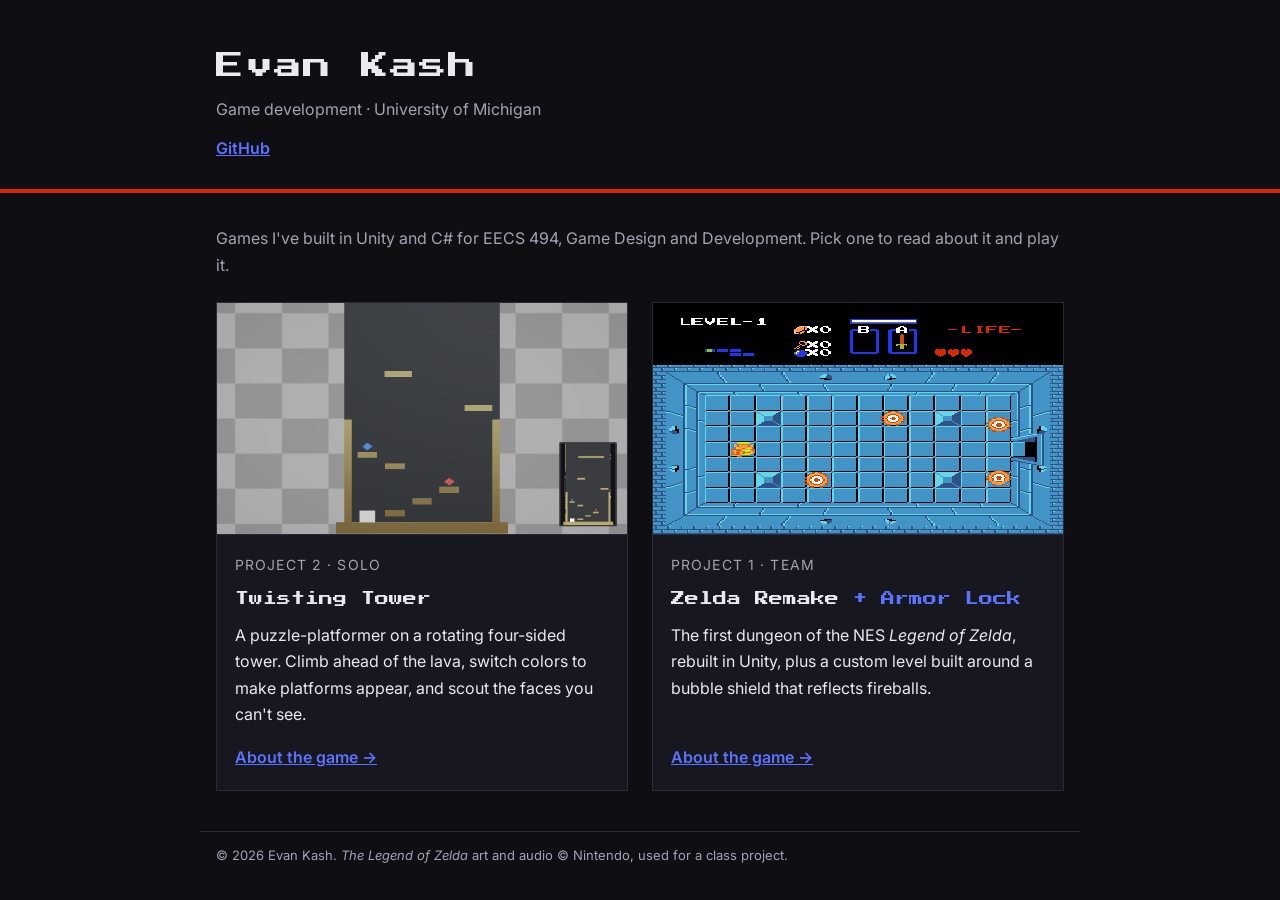
<file: index.html>
<!doctype html>
<html lang="en">
<head>
  <meta charset="utf-8">
  <meta name="viewport" content="width=device-width, initial-scale=1">
  <title>Evan Kash · Game Development Portfolio</title>
  <meta name="description" content="Evan Kash's game development portfolio: Unity games built for EECS 494 at the University of Michigan.">
  <link rel="icon" type="image/png" href="images/favicon.png">
  <link rel="preconnect" href="https://fonts.googleapis.com">
  <link rel="preconnect" href="https://fonts.gstatic.com" crossorigin>
  <link href="https://fonts.googleapis.com/css2?family=Press+Start+2P&family=Inter:wght@400;600&display=swap" rel="stylesheet">
  <link rel="stylesheet" href="style.css?v=2">
</head>
<body>
  <header class="site-header">
    <div class="wrap">
      <h1>Evan Kash</h1>
      <p class="tagline">Game development · University of Michigan</p>
      <nav><a href="https://github.com/Evan-Kash">GitHub</a></nav>
    </div>
  </header>

  <main class="wrap">
    <p class="intro">Games I've built in Unity and C# for EECS 494, Game Design and Development. Pick one to read about it and play it.</p>

    <div class="cards">
      <article class="card">
        <a href="tower/"><img class="smooth" src="images/tower-start.png" width="1280" height="720"
             alt="The player at the foot of one face of the tower, with a minimap of the tower in the corner"></a>
        <div class="card-body">
          <p class="eyebrow">Project 2 · Solo</p>
          <h2><a href="tower/">Twisting Tower</a></h2>
          <p>A puzzle-platformer on a rotating four-sided tower. Climb ahead of the lava, switch colors to make platforms appear, and scout the faces you can't see.</p>
          <p class="card-links"><a href="tower/">About the game →</a></p>
        </div>
      </article>

      <article class="card">
        <a href="zelda/"><img src="images/zelda-custom-level.png" width="1280" height="720"
             alt="Link in a dungeon room of the custom level, with Digdoggers rolling between the blocks"></a>
        <div class="card-body">
          <p class="eyebrow">Project 1 · Team</p>
          <h2><a href="zelda/">Zelda Remake <span class="subtitle">+ Armor Lock</span></a></h2>
          <p>The first dungeon of the NES <em>Legend of Zelda</em>, rebuilt in Unity, plus a custom level built around a bubble shield that reflects fireballs.</p>
          <p class="card-links"><a href="zelda/">About the game →</a></p>
        </div>
      </article>
    </div>
  </main>

  <footer class="wrap">
    <p>© 2026 Evan Kash. <em>The Legend of Zelda</em> art and audio © Nintendo, used for a class project.</p>
  </footer>
</body>
</html>
</file>
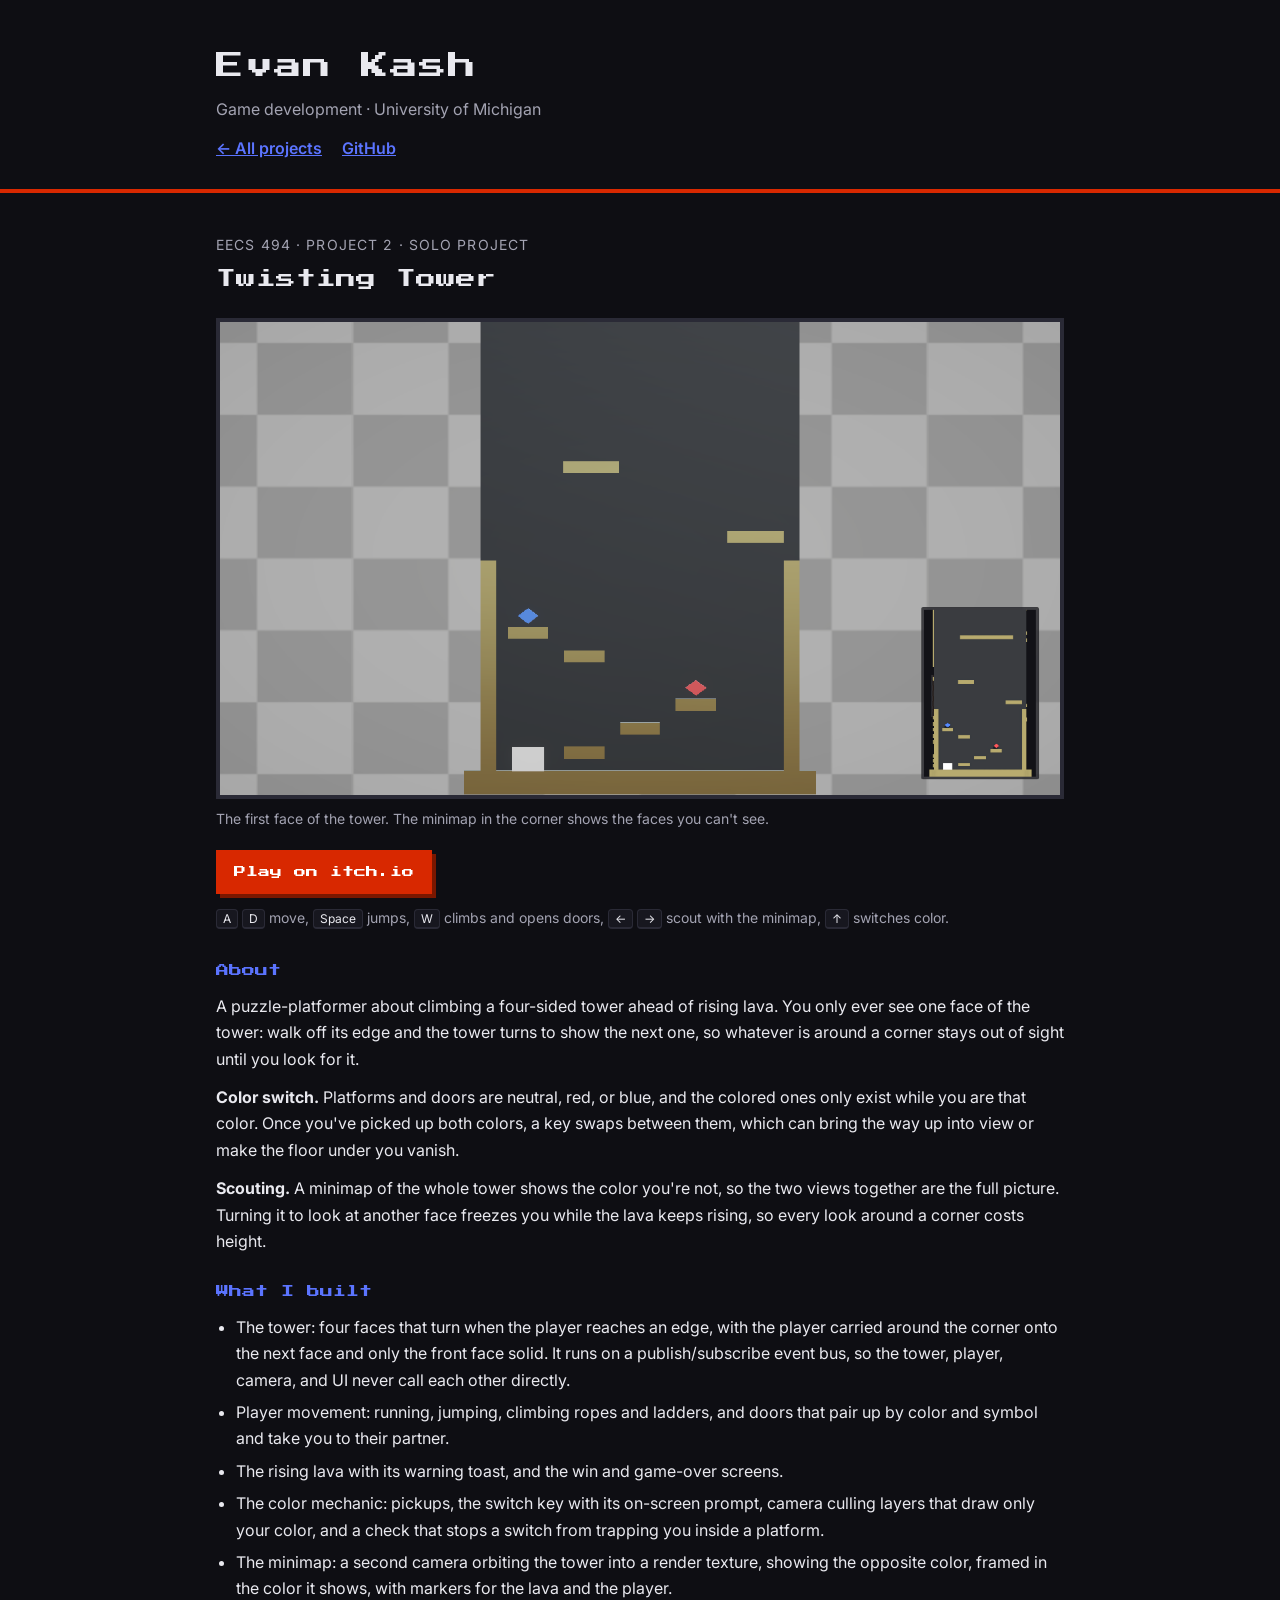
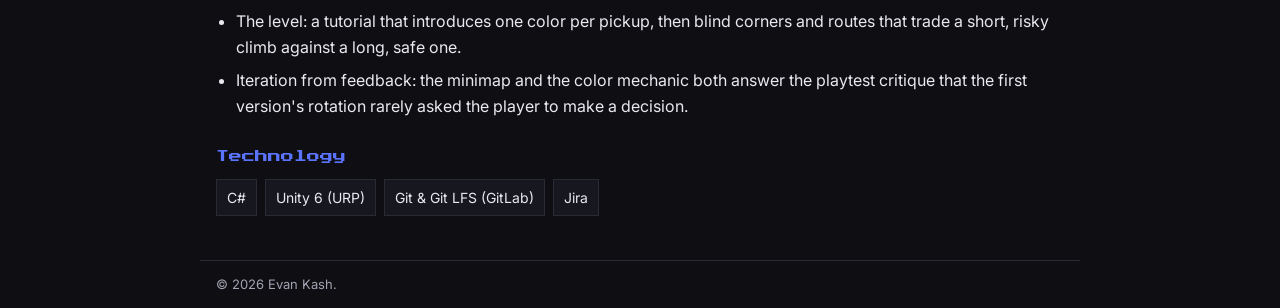
<file: tower/index.html>
<!doctype html>
<html lang="en">
<head>
  <meta charset="utf-8">
  <meta name="viewport" content="width=device-width, initial-scale=1">
  <title>Twisting Tower · Evan Kash</title>
  <meta name="description" content="Evan Kash's EECS 494 Project 2: Twisting Tower, a puzzle-platformer about climbing a rotating four-sided tower ahead of rising lava.">
  <link rel="icon" type="image/png" href="../images/favicon.png">
  <link rel="preconnect" href="https://fonts.googleapis.com">
  <link rel="preconnect" href="https://fonts.gstatic.com" crossorigin>
  <link href="https://fonts.googleapis.com/css2?family=Press+Start+2P&family=Inter:wght@400;600&display=swap" rel="stylesheet">
  <link rel="stylesheet" href="../style.css?v=2">
</head>
<body>
  <header class="site-header">
    <div class="wrap">
      <h1>Evan Kash</h1>
      <p class="tagline">Game development · University of Michigan</p>
      <nav><a href="../">← All projects</a> <a href="https://github.com/Evan-Kash">GitHub</a></nav>
    </div>
  </header>

  <main class="wrap">
    <article class="project" id="tower">
      <p class="eyebrow">EECS 494 · Project 2 · Solo project</p>
      <h2>Twisting Tower</h2>

      <figure>
        <img class="smooth" src="../images/tower-start.png" width="1280" height="720"
             alt="The player at the foot of one face of the tower, below the first red and blue pickups, with a minimap of the tower in the bottom-right corner">
        <figcaption>The first face of the tower. The minimap in the corner shows the faces you can't see.</figcaption>
      </figure>

      <p class="cta">
        <a class="button" href="https://squipwerd.itch.io/twisting-tower">Play on itch.io</a>
        <span class="note"><kbd>A</kbd> <kbd>D</kbd> move, <kbd>Space</kbd> jumps, <kbd>W</kbd> climbs and opens doors,
          <kbd>←</kbd> <kbd>→</kbd> scout with the minimap, <kbd>↑</kbd> switches color.</span>
      </p>

      <section>
        <h3>About</h3>
        <p>A puzzle-platformer about climbing a four-sided tower ahead of rising lava. You only ever see one
          face of the tower: walk off its edge and the tower turns to show the next one, so whatever is around a
          corner stays out of sight until you look for it.</p>
        <p><strong>Color switch.</strong> Platforms and doors are neutral, red, or blue, and the colored ones only
          exist while you are that color. Once you've picked up both colors, a key swaps between them, which can
          bring the way up into view or make the floor under you vanish.</p>
        <p><strong>Scouting.</strong> A minimap of the whole tower shows the color you're not, so the two views
          together are the full picture. Turning it to look at another face freezes you while the lava keeps
          rising, so every look around a corner costs height.</p>
      </section>

      <section>
        <h3>What I built</h3>
        <ul>
          <li>The tower: four faces that turn when the player reaches an edge, with the player carried around the corner onto the next face and only the front face solid. It runs on a publish/subscribe event bus, so the tower, player, camera, and UI never call each other directly.</li>
          <li>Player movement: running, jumping, climbing ropes and ladders, and doors that pair up by color and symbol and take you to their partner.</li>
          <li>The rising lava with its warning toast, and the win and game-over screens.</li>
          <li>The color mechanic: pickups, the switch key with its on-screen prompt, camera culling layers that draw only your color, and a check that stops a switch from trapping you inside a platform.</li>
          <li>The minimap: a second camera orbiting the tower into a render texture, showing the opposite color, framed in the color it shows, with markers for the lava and the player.</li>
          <li>The level: a tutorial that introduces one color per pickup, then blind corners and routes that trade a short, risky climb against a long, safe one.</li>
          <li>Iteration from feedback: the minimap and the color mechanic both answer the playtest critique that the first version's rotation rarely asked the player to make a decision.</li>
        </ul>
      </section>

      <section>
        <h3>Technology</h3>
        <ul class="tags">
          <li>C#</li>
          <li>Unity 6 (URP)</li>
          <li>Git &amp; Git LFS (GitLab)</li>
          <li>Jira</li>
        </ul>
      </section>
    </article>
  </main>

  <footer class="wrap">
    <p>© 2026 Evan Kash.</p>
  </footer>
</body>
</html>
</file>
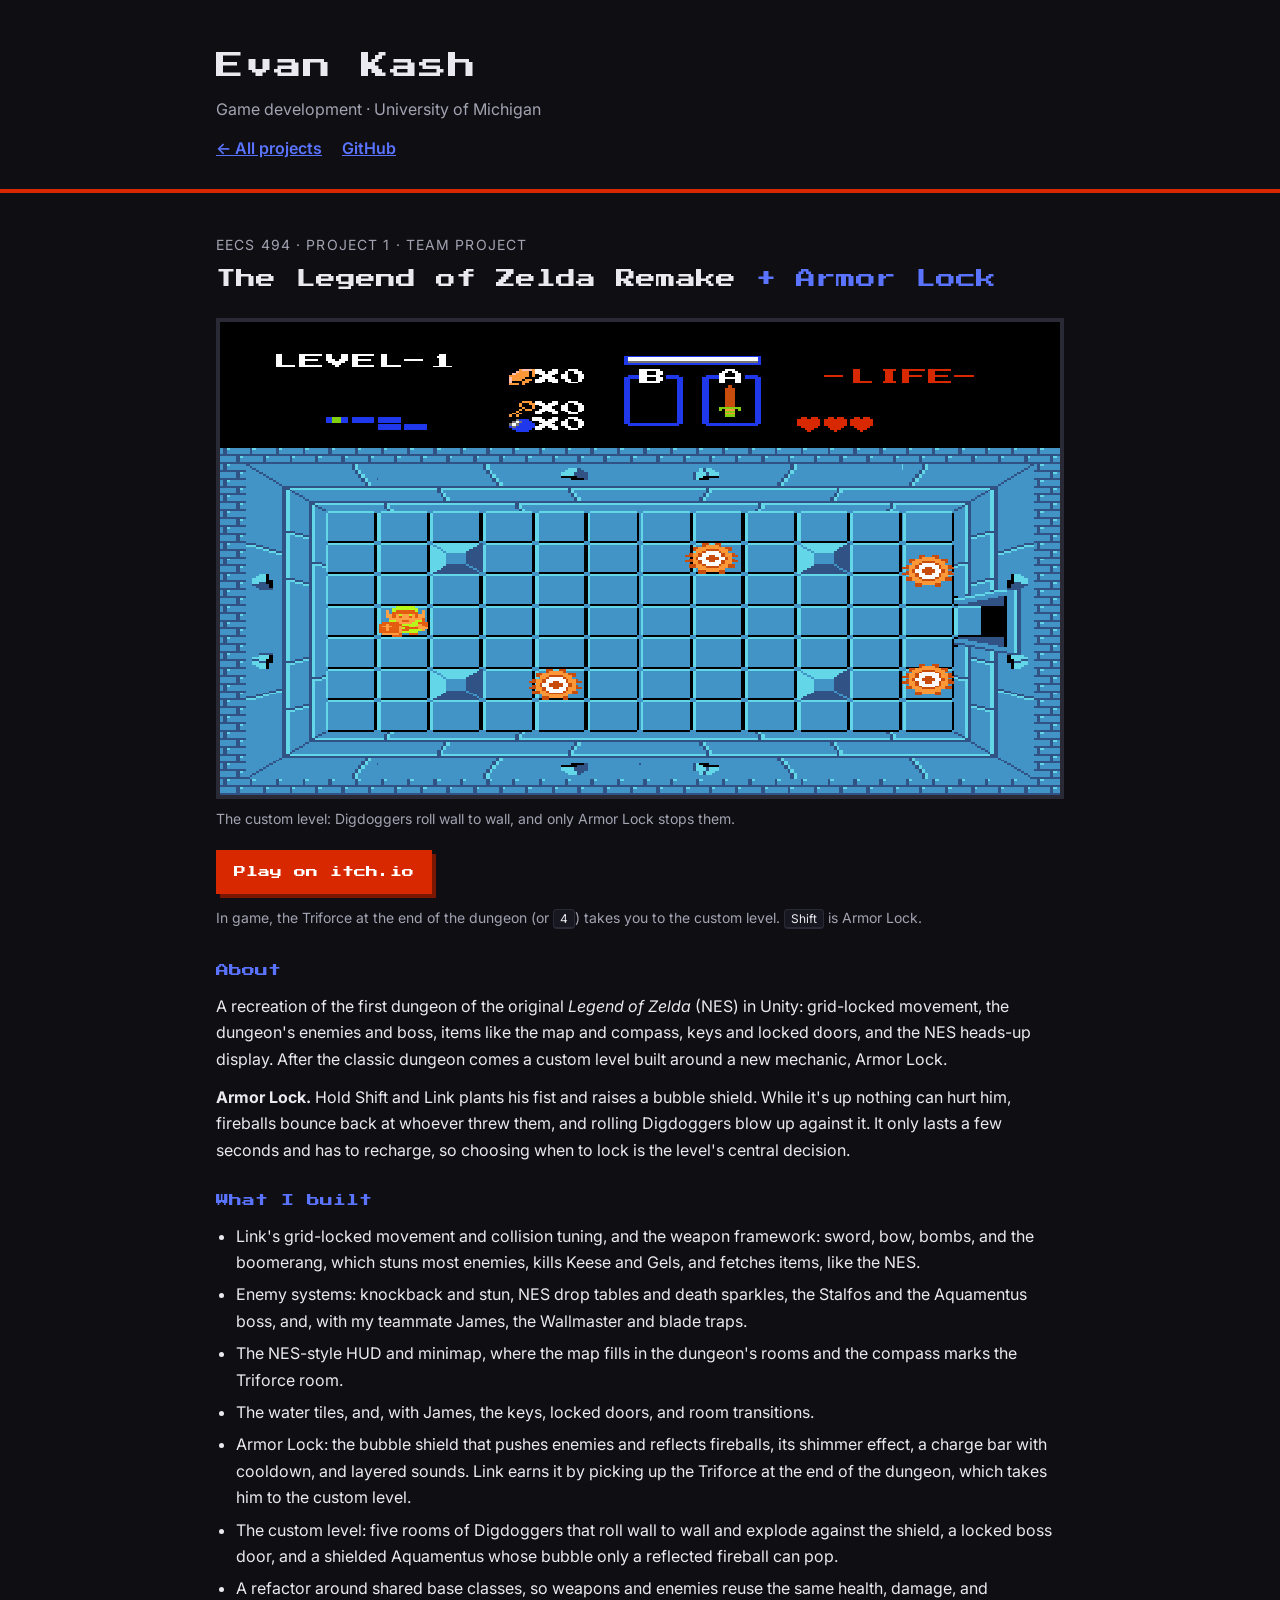
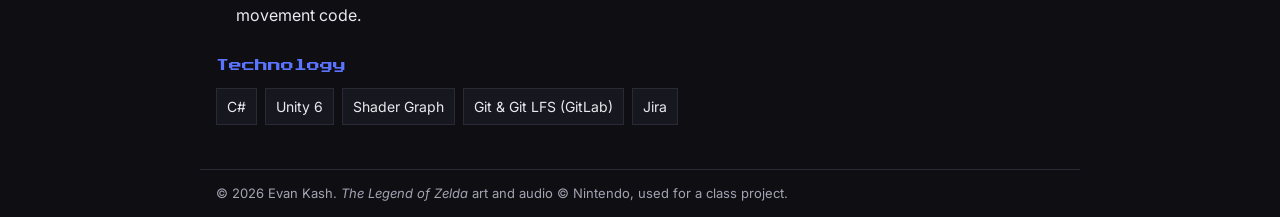
<file: zelda/index.html>
<!doctype html>
<html lang="en">
<head>
  <meta charset="utf-8">
  <meta name="viewport" content="width=device-width, initial-scale=1">
  <title>Zelda Remake + Armor Lock · Evan Kash</title>
  <meta name="description" content="Evan Kash's EECS 494 Project 1: a Unity remake of The Legend of Zelda (NES) with a custom Armor Lock level.">
  <link rel="icon" type="image/png" href="../images/favicon.png">
  <link rel="preconnect" href="https://fonts.googleapis.com">
  <link rel="preconnect" href="https://fonts.gstatic.com" crossorigin>
  <link href="https://fonts.googleapis.com/css2?family=Press+Start+2P&family=Inter:wght@400;600&display=swap" rel="stylesheet">
  <link rel="stylesheet" href="../style.css?v=2">
</head>
<body>
  <header class="site-header">
    <div class="wrap">
      <h1>Evan Kash</h1>
      <p class="tagline">Game development · University of Michigan</p>
      <nav><a href="../">← All projects</a> <a href="https://github.com/Evan-Kash">GitHub</a></nav>
    </div>
  </header>

  <main class="wrap">
    <article class="project" id="zelda">
      <p class="eyebrow">EECS 494 · Project 1 · Team project</p>
      <h2>The Legend of Zelda Remake <span class="subtitle">+ Armor Lock</span></h2>

      <figure>
        <img src="../images/zelda-custom-level.png" width="1280" height="720"
             alt="Link in a dungeon room of the custom level, with Digdoggers rolling between the blocks and the NES-style HUD above">
        <figcaption>The custom level: Digdoggers roll wall to wall, and only Armor Lock stops them.</figcaption>
      </figure>

      <p class="cta">
        <a class="button" href="https://squipwerd.itch.io/p1-studio17-zeldagold">Play on itch.io</a>
        <span class="note">In game, the Triforce at the end of the dungeon (or <kbd>4</kbd>) takes you to the custom level. <kbd>Shift</kbd> is Armor Lock.</span>
      </p>

      <section>
        <h3>About</h3>
        <p>A recreation of the first dungeon of the original <em>Legend of Zelda</em> (NES) in Unity:
          grid-locked movement, the dungeon's enemies and boss, items like the map and compass, keys and locked doors, and the
          NES heads-up display. After the classic dungeon comes a custom level built around a new
          mechanic, Armor Lock.</p>
        <p><strong>Armor Lock.</strong> Hold Shift and Link plants his fist and raises a bubble shield.
          While it's up nothing can hurt him, fireballs bounce back at whoever threw them, and rolling
          Digdoggers blow up against it. It only lasts a few seconds and has to recharge, so choosing
          when to lock is the level's central decision.</p>
      </section>

      <section>
        <h3>What I built</h3>
        <ul>
          <li>Link's grid-locked movement and collision tuning, and the weapon framework: sword, bow, bombs, and the boomerang, which stuns most enemies, kills Keese and Gels, and fetches items, like the NES.</li>
          <li>Enemy systems: knockback and stun, NES drop tables and death sparkles, the Stalfos and the Aquamentus boss, and, with my teammate James, the Wallmaster and blade traps.</li>
          <li>The NES-style HUD and minimap, where the map fills in the dungeon's rooms and the compass marks the Triforce room.</li>
          <li>The water tiles, and, with James, the keys, locked doors, and room transitions.</li>
          <li>Armor Lock: the bubble shield that pushes enemies and reflects fireballs, its shimmer effect, a charge bar with cooldown, and layered sounds. Link earns it by picking up the Triforce at the end of the dungeon, which takes him to the custom level.</li>
          <li>The custom level: five rooms of Digdoggers that roll wall to wall and explode against the shield, a locked boss door, and a shielded Aquamentus whose bubble only a reflected fireball can pop.</li>
          <li>A refactor around shared base classes, so weapons and enemies reuse the same health, damage, and movement code.</li>
        </ul>
      </section>

      <section>
        <h3>Technology</h3>
        <ul class="tags">
          <li>C#</li>
          <li>Unity 6</li>
          <li>Shader Graph</li>
          <li>Git &amp; Git LFS (GitLab)</li>
          <li>Jira</li>
        </ul>
      </section>
    </article>
  </main>

  <footer class="wrap">
    <p>© 2026 Evan Kash. <em>The Legend of Zelda</em> art and audio © Nintendo, used for a class project.</p>
  </footer>
</body>
</html>
</file>
<file: style.css>
/* Dark, NES-flavoured: pixel font for headings, readable sans for text. */
:root {
  --bg: #0e0e13;
  --panel: #17171f;
  --text: #e9e9ef;
  --muted: #a3a3b2;
  --line: #2a2a36;
  --blue: #5b74ff;       /* NES 0x12 blue, lightened to read on dark */
  --red: #d82800;        /* NES 0x16 red */
  --pixel: "Press Start 2P", ui-monospace, monospace;
  --sans: Inter, system-ui, -apple-system, "Segoe UI", Roboto, sans-serif;
}

* { box-sizing: border-box; }

body {
  margin: 0;
  background: var(--bg);
  color: var(--text);
  font: 16px/1.65 var(--sans);
}

.wrap {
  max-width: 880px;
  margin: 0 auto;
  padding: 0 16px;
}

a { color: var(--blue); }
a:hover { color: #8b9cff; }

/* Header */
.site-header {
  border-bottom: 4px solid var(--red);
  padding: 48px 0 28px;
}
.site-header h1 {
  font: 28px/1.3 var(--pixel);
  margin: 0 0 12px;
  letter-spacing: 1px;
}
.tagline { color: var(--muted); margin: 0; }
.site-header nav { margin-top: 12px; }
.site-header nav a { font-weight: 600; }

/* Project */
.project { padding: 40px 0 16px; }
.eyebrow {
  color: var(--muted);
  font-size: 14px;
  text-transform: uppercase;
  letter-spacing: 0.08em;
  margin: 0 0 8px;
}
.project h2 {
  font: 20px/1.5 var(--pixel);
  margin: 0 0 24px;
}
.subtitle { color: var(--blue); }

figure { margin: 0 0 20px; }
figure img {
  display: block;
  width: 100%;
  height: auto;
  image-rendering: pixelated;   /* keep the NES pixels sharp when scaled */
  border: 4px solid var(--line);
}
figcaption { color: var(--muted); font-size: 14px; margin-top: 8px; }

.cta {
  display: flex;
  flex-wrap: wrap;
  align-items: center;
  gap: 12px 20px;
  margin: 0 0 32px;
}
.button {
  display: inline-block;
  padding: 12px 18px;
  font: 12px/1.7 var(--pixel);  /* room between lines when it wraps on a phone */
  color: #fff;
  background: var(--red);
  text-decoration: none;
  box-shadow: 4px 4px 0 #7a1700;
}
.button:hover { color: #fff; transform: translate(1px, 1px); box-shadow: 3px 3px 0 #7a1700; }
.button.soon,
.button.soon:hover { background: var(--line); color: var(--muted); box-shadow: 4px 4px 0 #000; transform: none; }
.note { color: var(--muted); font-size: 14px; }
kbd {
  font: 12px var(--sans);
  padding: 1px 6px;
  border: 1px solid var(--line);
  border-bottom-width: 2px;
  border-radius: 4px;
  background: var(--panel);
  color: var(--text);
}

section { margin: 0 0 28px; }
section h3 {
  font: 13px/1.5 var(--pixel);
  color: var(--blue);
  margin: 0 0 12px;
}
section p { margin: 0 0 12px; }
section ul { margin: 0; padding-left: 20px; }
section li { margin: 0 0 6px; }

.tags {
  list-style: none;
  padding: 0 !important;
  display: flex;
  flex-wrap: wrap;
  gap: 8px;
}
.tags li {
  margin: 0;
  padding: 6px 10px;
  background: var(--panel);
  border: 1px solid var(--line);
  font-size: 14px;
}

/* 3D screenshots scale smoothly; only the NES art stays pixelated */
img.smooth { image-rendering: auto; }

.site-header nav a + a { margin-left: 16px; }

/* Project picker */
.intro { color: var(--muted); margin: 32px 0 0; }
.cards {
  display: grid;
  grid-template-columns: repeat(auto-fit, minmax(280px, 1fr));
  gap: 24px;
  padding: 24px 0 40px;
}
.card {
  display: flex;
  flex-direction: column;
  background: var(--panel);
  border: 1px solid var(--line);
}
.card img {
  display: block;
  width: 100%;
  height: auto;
  image-rendering: pixelated;
  border-bottom: 1px solid var(--line);
}
.card img.smooth { image-rendering: auto; }
.card-body {
  display: flex;
  flex-direction: column;
  flex: 1;
  padding: 18px 18px 20px;
}
.card h2 { font: 14px/1.6 var(--pixel); margin: 0 0 12px; }
.card h2 a { color: var(--text); text-decoration: none; }
.card h2 a:hover { color: #fff; }
.card-body p { margin: 0 0 12px; }
.card-links { margin: auto 0 0 !important; padding-top: 4px; font-weight: 600; }

footer {
  border-top: 1px solid var(--line);
  color: var(--muted);
  font-size: 13px;
  padding-top: 16px;
  padding-bottom: 40px;
}

@media (max-width: 520px) {
  .site-header h1 { font-size: 20px; }
  .project h2 { font-size: 15px; }
}
</file>
